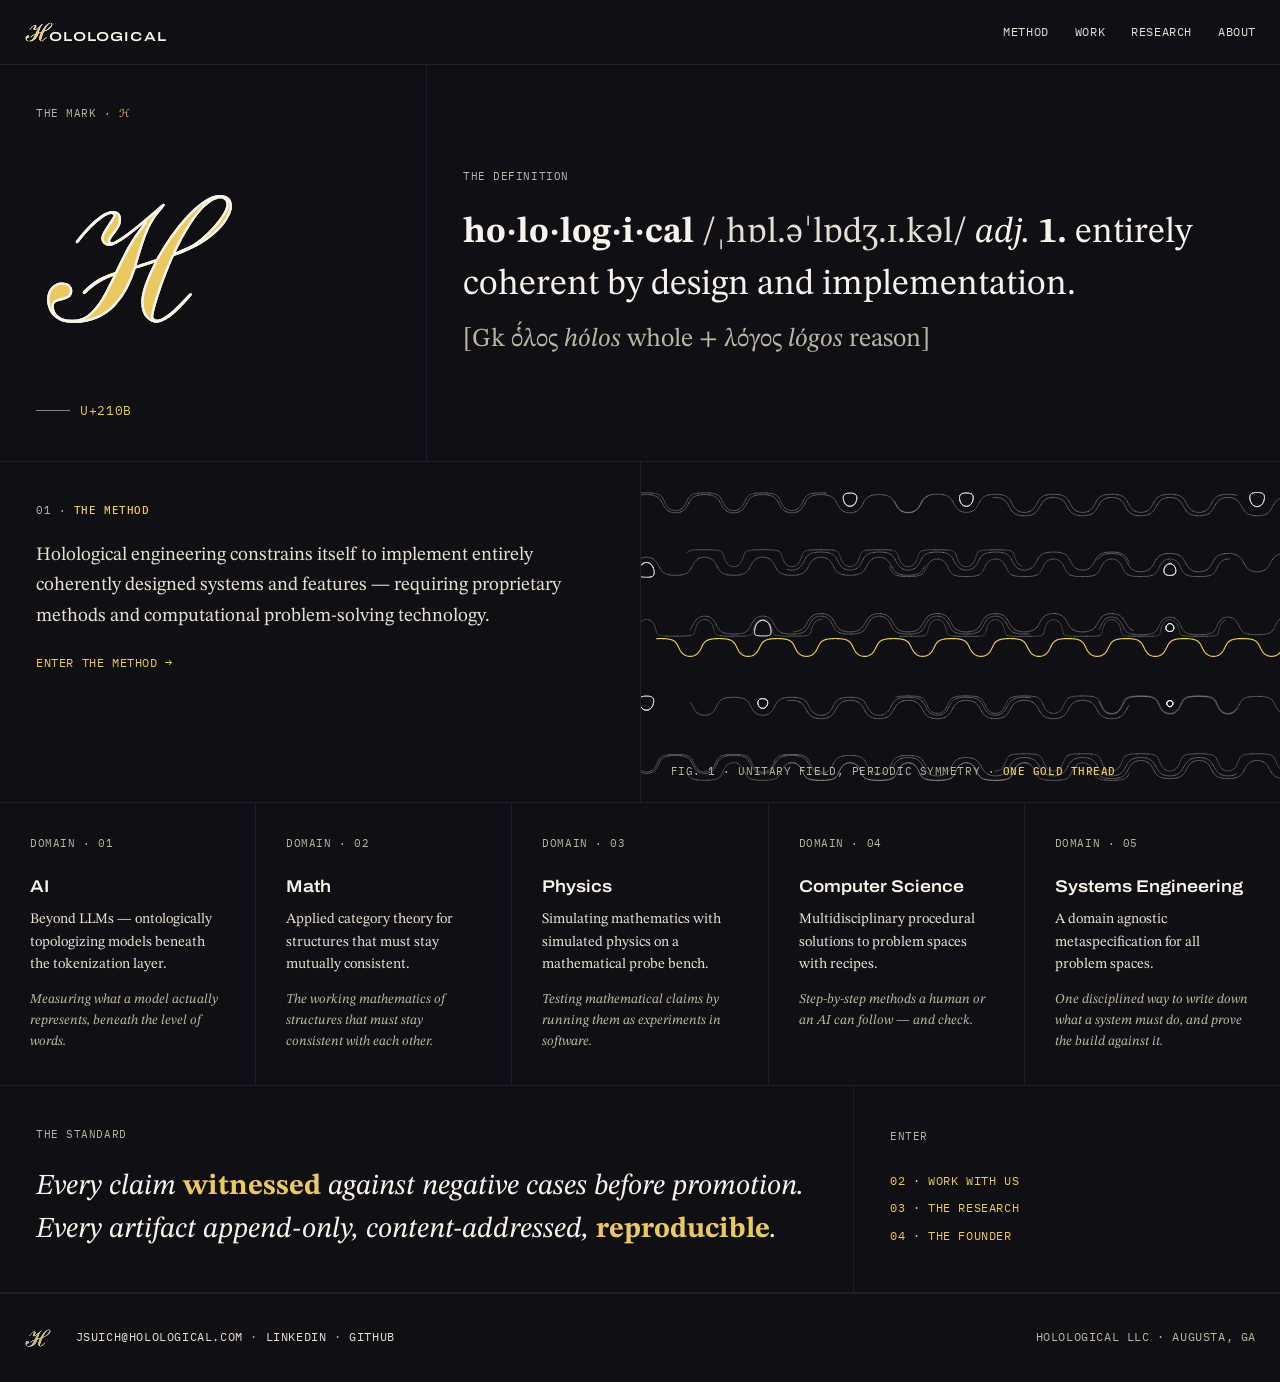
<file: index.html>
<!DOCTYPE html>
<html lang="en">
<head>
<meta charset="utf-8">
<meta name="viewport" content="width=device-width, initial-scale=1">
<title>Holological — entirely coherent by design and implementation</title>
<meta name="description" content="Holological is a whole-systems engineering practice and research program.">
<link rel="icon" type="image/png" sizes="32x32" href="assets/logo/mark-favicon-32.png">
<link rel="icon" type="image/png" sizes="192x192" href="assets/logo/mark-favicon-192.png">
<link rel="stylesheet" href="style.css">
</head>
<body>
<nav><div class="wrap">
  <a class="lockup" href="index.html"><img src="assets/logo/mark-chalk.svg" alt="ℋ"><span>OLOLOGICAL</span></a>
  <div class="links"><a href="method.html" class="">Method</a><a href="work.html" class="">Work</a><a href="research.html" class="">Research</a><a href="about.html" class="">About</a></div>
</div></nav>

<div class="grid">
  <div class="cell s2 hero-mark">
    <span class="cl">the mark · <b>ℋ</b></span>
    <img src="assets/logo/mark-chalk.svg"
      alt="The Holological mark: script capital H, U+210B, drawn hollow with a gold interior channel">
    <div class="callout"><div class="lh"></div><span>U+210B</span></div>
  </div>
  <div class="cell s4 hero-entry">
    <span class="cl">the definition</span>
    <p class="entry"><span class="hw">ho·lo·log·i·cal</span> <span class="ipa">/ˌhɒl.əˈlɒdʒ.ɪ.kəl/</span> <i>adj.</i>
    <b>1.</b> entirely coherent by design and implementation.
    <span class="etym">[Gk ὅλος <i>hólos</i> whole + λόγος <i>lógos</i> reason]</span></p>
  </div>
  <div class="cell s3">
    <span class="cl">01 · <b>the method</b></span>
    <p class="lede">Holological engineering constrains itself to implement entirely
    coherently designed systems and features — requiring proprietary methods
    and computational problem-solving technology.</p>
    <p class="mono" style="margin-top:22px"><a href="method.html">enter the method →</a></p>
  </div>
  
  <div class="cell fieldcell s3">
    <svg viewBox="0 0 1600 760" preserveAspectRatio="xMidYMid slice" aria-hidden="true">
      <image href="assets/textures/hero-drift-base.svg" width="1600" height="760"/>
      <path class="goldline" pathLength="1" d="M120.0,395.0L122.1,394.9L124.2,394.7L126.3,394.7L128.4,394.6L130.5,394.6L132.6,394.7L134.7,394.7L136.8,394.8L138.9,394.9L141.0,395.1L143.1,395.3L145.2,395.6L147.2,395.9L149.3,396.3L151.3,396.8L153.3,397.4L155.3,398.1L157.2,399.0L159.0,400.0L160.7,401.3L162.3,402.7L163.6,404.3L164.9,406.0L166.0,407.7L167.0,409.6L168.0,411.4L168.9,413.3L169.8,415.2L170.8,417.1L171.7,419.0L172.8,420.8L173.9,422.6L175.0,424.3L176.3,426.0L177.8,427.5L179.3,429.0L181.0,430.2L182.7,431.4L184.6,432.3L186.6,433.1L188.6,433.7L190.6,434.1L192.7,434.4L194.8,434.5L196.9,434.4L199.0,434.2L201.1,433.8L203.1,433.2L205.0,432.5L206.9,431.5L208.7,430.5L210.4,429.2L212.0,427.8L213.4,426.3L214.7,424.6L215.9,422.9L217.1,421.1L218.1,419.3L219.1,417.4L220.0,415.6L220.9,413.7L221.8,411.8L222.8,409.9L223.8,408.1L224.9,406.3L226.1,404.6L227.5,403.0L229.0,401.5L230.7,400.2L232.4,399.1L234.3,398.2L236.3,397.5L238.3,396.9L240.3,396.4L242.4,395.9L244.5,395.6L246.6,395.3L248.6,395.1L250.7,394.9L252.8,394.8L254.9,394.7L257.0,394.7L259.1,394.6L261.2,394.6L263.3,394.7L265.4,394.7L267.5,394.8L269.6,395.0L271.7,395.2L273.8,395.4L275.9,395.7L278.0,396.0L280.0,396.4L282.0,397.0L284.0,397.6L286.0,398.4L287.9,399.3L289.6,400.4L291.3,401.8L292.8,403.2L294.1,404.9L295.3,406.6L296.4,408.4L297.4,410.2L298.3,412.1L299.2,414.0L300.2,415.9L301.1,417.8L302.1,419.6L303.1,421.4L304.3,423.2L305.5,424.9L306.8,426.5L308.3,428.0L309.9,429.4L311.6,430.7L313.4,431.7L315.3,432.6L317.3,433.3L319.3,433.9L321.4,434.2L323.4,434.4L325.5,434.5L327.6,434.3L329.7,434.1L331.8,433.6L333.8,433.0L335.7,432.2L337.6,431.2L339.3,430.0L341.0,428.7L342.5,427.3L343.9,425.7L345.2,424.0L346.3,422.3L347.4,420.5L348.4,418.7L349.4,416.8L350.3,414.9L351.2,413.0L352.2,411.1L353.1,409.3L354.2,407.4L355.3,405.7L356.6,404.0L358.0,402.4L359.6,401.1L361.3,399.8L363.1,398.8L365.0,397.9L367.0,397.2L369.0,396.7L371.1,396.2L373.1,395.8L375.2,395.5L377.3,395.3L379.4,395.1L381.5,394.9L383.6,394.8L385.7,394.7L387.8,394.7L389.9,394.6L392.0,394.6L394.1,394.7L396.2,394.8L398.3,394.9L400.4,395.0L402.4,395.2L404.5,395.5L406.6,395.8L408.7,396.2L410.7,396.6L412.8,397.2L414.7,397.9L416.7,398.7L418.5,399.7L420.2,400.9L421.8,402.3L423.3,403.8L424.5,405.5L425.7,407.2L426.7,409.0L427.7,410.9L428.6,412.8L429.6,414.7L430.5,416.6L431.4,418.4L432.4,420.3L433.5,422.1L434.7,423.8L435.9,425.5L437.3,427.1L438.8,428.6L440.5,429.9L442.2,431.1L444.0,432.1L446.0,432.9L448.0,433.5L450.0,434.0L452.1,434.3L454.2,434.5L456.3,434.4L458.4,434.3L460.5,433.9L462.5,433.4L464.5,432.7L466.4,431.8L468.2,430.8L469.9,429.6L471.5,428.2L473.0,426.7L474.4,425.1L475.6,423.4L476.7,421.7L477.8,419.9L478.8,418.0L479.7,416.1L480.6,414.2L481.6,412.4L482.5,410.5L483.5,408.6L484.6,406.8L485.7,405.1L487.1,403.4L488.5,401.9L490.1,400.6L491.9,399.5L493.8,398.5L495.7,397.7L497.7,397.0L499.7,396.5L501.8,396.1L503.9,395.7L505.9,395.4L508.0,395.2L510.1,395.0L512.2,394.9L514.3,394.8L516.4,394.7L518.5,394.6L520.6,394.6L522.7,394.7L524.8,394.7L526.9,394.8L529.0,394.9L531.1,395.1L533.2,395.3L535.3,395.6L537.3,395.9L539.4,396.3L541.4,396.8L543.5,397.4L545.4,398.1L547.3,399.0L549.1,400.1L550.8,401.4L552.3,402.8L553.7,404.4L555.0,406.1L556.1,407.9L557.1,409.7L558.0,411.6L559.0,413.5L559.9,415.3L560.8,417.2L561.8,419.1L562.8,420.9L563.9,422.7L565.1,424.4L566.4,426.1L567.8,427.6L569.4,429.0L571.1,430.3L572.8,431.4L574.7,432.4L576.7,433.1L578.7,433.7L580.7,434.1L582.8,434.4L584.9,434.5L587.0,434.4L589.1,434.2L591.2,433.8L593.2,433.2L595.2,432.4L597.0,431.5L598.8,430.4L600.5,429.1L602.1,427.7L603.5,426.2L604.8,424.5L606.0,422.8L607.1,421.0L608.1,419.2L609.1,417.4L610.1,415.5L611.0,413.6L611.9,411.7L612.9,409.8L613.9,408.0L615.0,406.2L616.2,404.5L617.6,402.9L619.1,401.5L620.8,400.2L622.6,399.1L624.4,398.2L626.4,397.4L628.4,396.8L630.5,396.3L632.5,395.9L634.6,395.6L636.7,395.3L638.8,395.1L640.9,394.9L643.0,394.8L645.1,394.7L647.2,394.7L649.3,394.6L651.4,394.6L653.5,394.7L655.5,394.7L657.6,394.8L659.7,395.0L661.8,395.2L663.9,395.4L666.0,395.7L668.1,396.0L670.1,396.5L672.2,397.0L674.2,397.6L676.1,398.4L678.0,399.4L679.7,400.5L681.4,401.9L682.8,403.3L684.2,405.0L685.4,406.7L686.4,408.5L687.4,410.4L688.4,412.2L689.3,414.1L690.2,416.0L691.2,417.9L692.1,419.7L693.2,421.6L694.3,423.3L695.6,425.0L696.9,426.6L698.4,428.1L700.0,429.5L701.7,430.7L703.5,431.8L705.4,432.7L707.4,433.4L709.4,433.9L711.5,434.3L713.6,434.4L715.7,434.5L717.8,434.3L719.8,434.0L721.9,433.6L723.9,432.9L725.8,432.1L727.7,431.1L729.4,430.0L731.1,428.7L732.6,427.2L734.0,425.6L735.2,424.0L736.4,422.2L737.5,420.4L738.5,418.6L739.5,416.7L740.4,414.8L741.3,412.9L742.2,411.0L743.2,409.2L744.2,407.4L745.4,405.6L746.7,403.9L748.1,402.4L749.7,401.0L751.4,399.8L753.2,398.8L755.1,397.9L757.1,397.2L759.1,396.7L761.2,396.2L763.3,395.8L765.3,395.5L767.4,395.2L769.5,395.1L771.6,394.9L773.7,394.8L775.8,394.7L777.9,394.7L780.0,394.6L782.1,394.7L784.2,394.7L786.3,394.8L788.4,394.9L790.5,395.1L792.6,395.2L794.7,395.5L796.7,395.8L798.8,396.2L800.8,396.6L802.9,397.2L804.9,397.9L806.8,398.8L808.6,399.8L810.3,401.0L811.9,402.4L813.3,403.9L814.6,405.6L815.7,407.3L816.8,409.2L817.8,411.0L818.7,412.9L819.6,414.8L820.5,416.7L821.5,418.6L822.5,420.4L823.6,422.2L824.8,423.9L826.0,425.6L827.4,427.2L828.9,428.6L830.6,430.0L832.3,431.1L834.2,432.1L836.1,432.9L838.1,433.6L840.1,434.0L842.2,434.3L844.3,434.5L846.4,434.4L848.5,434.3L850.6,433.9L852.6,433.4L854.6,432.7L856.5,431.8L858.3,430.7L860.0,429.5L861.6,428.2L863.1,426.7L864.4,425.0L865.7,423.3L866.8,421.6L867.9,419.8L868.8,417.9L869.8,416.0L870.7,414.1L871.6,412.3L872.6,410.4L873.6,408.5L874.6,406.7L875.8,405.0L877.1,403.4L878.6,401.9L880.3,400.5L882.0,399.4L883.9,398.4L885.8,397.7L887.8,397.0L889.9,396.5L891.9,396.0L894.0,395.7L896.1,395.4L898.2,395.2L900.2,395.0L902.3,394.9L904.4,394.8L906.5,394.7L908.6,394.6L910.7,394.6L912.8,394.7L914.9,394.7L917.0,394.8L919.1,394.9L921.2,395.1L923.3,395.3L925.4,395.6L927.5,395.9L929.5,396.3L931.6,396.8L933.6,397.4L935.5,398.2L937.4,399.1L939.2,400.2L940.9,401.5L942.4,402.9L943.8,404.5L945.0,406.2L946.1,408.0L947.1,409.8L948.1,411.7L949.0,413.6L949.9,415.5L950.9,417.4L951.8,419.2L952.9,421.0L954.0,422.8L955.2,424.5L956.5,426.2L957.9,427.7L959.5,429.1L961.2,430.4L962.9,431.5L964.8,432.4L966.8,433.2L968.8,433.8L970.9,434.2L973.0,434.4L975.1,434.5L977.2,434.4L979.2,434.2L981.3,433.7L983.3,433.1L985.3,432.4L987.2,431.4L988.9,430.3L990.6,429.1L992.2,427.6L993.6,426.1L994.9,424.5L996.1,422.7L997.2,420.9L998.2,419.1L999.2,417.3L1000.1,415.4L1001.0,413.5L1002.0,411.6L1002.9,409.7L1003.9,407.9L1005.0,406.1L1006.3,404.4L1007.7,402.8L1009.2,401.4L1010.9,400.1L1012.7,399.0L1014.6,398.2L1016.5,397.4L1018.5,396.8L1020.6,396.3L1022.6,395.9L1024.7,395.6L1026.8,395.3L1028.9,395.1L1031.0,394.9L1033.1,394.8L1035.2,394.7L1037.3,394.7L1039.4,394.6L1041.5,394.7L1043.6,394.7L1045.7,394.8L1047.8,394.9L1049.9,395.0L1052.0,395.2L1054.0,395.4L1056.1,395.7L1058.2,396.1L1060.3,396.5L1062.3,397.0L1064.3,397.7L1066.2,398.5L1068.1,399.5L1069.8,400.6L1071.5,402.0L1072.9,403.5L1074.2,405.1L1075.4,406.8L1076.5,408.6L1077.5,410.5L1078.4,412.4L1079.3,414.3L1080.3,416.1L1081.2,418.0L1082.2,419.9L1083.3,421.7L1084.4,423.4L1085.6,425.1L1087.0,426.7L1088.5,428.2L1090.1,429.6L1091.8,430.8L1093.6,431.9L1095.5,432.7L1097.5,433.4L1099.5,433.9L1101.6,434.3L1103.7,434.5L1105.8,434.5L1107.9,434.3L1110.0,434.0L1112.0,433.5L1114.0,432.9L1115.9,432.1L1117.8,431.1L1119.5,429.9L1121.2,428.6L1122.7,427.1L1124.1,425.5L1125.3,423.9L1126.5,422.1L1127.6,420.3L1128.6,418.5L1129.5,416.6L1130.4,414.7L1131.4,412.8L1132.3,410.9L1133.3,409.1L1134.3,407.3L1135.5,405.5L1136.7,403.8L1138.2,402.3L1139.8,400.9L1141.5,399.7L1143.3,398.7L1145.3,397.9L1147.2,397.2L1149.3,396.6L1151.3,396.2L1153.4,395.8L1155.5,395.5L1157.5,395.2L1159.6,395.0L1161.7,394.9L1163.8,394.8L1165.9,394.7L1168.0,394.7L1170.1,394.6L1172.2,394.7L1174.3,394.7L1176.4,394.8L1178.5,394.9L1180.6,395.1L1182.7,395.3L1184.8,395.5L1186.9,395.8L1188.9,396.2L1191.0,396.7L1193.0,397.3L1195.0,398.0L1196.9,398.8L1198.7,399.9L1200.4,401.1L1202.0,402.5L1203.4,404.0L1204.7,405.7L1205.8,407.5L1206.8,409.3L1207.8,411.2L1208.7,413.0L1209.7,414.9L1210.6,416.8L1211.6,418.7L1212.6,420.5L1213.7,422.3L1214.8,424.1L1216.1,425.7L1217.5,427.3L1219.0,428.7L1220.7,430.1L1222.4,431.2L1224.3,432.2L1226.2,433.0L1228.2,433.6L1230.3,434.1L1232.3,434.4L1234.4,434.5L1236.5,434.4L1238.6,434.2L1240.7,433.9L1242.7,433.3L1244.7,432.6L1246.6,431.7L1248.4,430.7L1250.1,429.5L1251.7,428.1L1253.2,426.6L1254.5,425.0L1255.7,423.3L1256.9,421.5L1257.9,419.7L1258.9,417.8L1259.8,415.9L1260.8,414.0L1261.7,412.2L1262.6,410.3L1263.6,408.4L1264.7,406.6L1265.9,404.9L1267.2,403.3L1268.7,401.8L1270.4,400.5L1272.1,399.3L1274.0,398.4L1276.0,397.6L1278.0,397.0L1280.0,396.5L1282.0,396.0L1284.1,395.7L1286.2,395.4L1288.3,395.2L1290.4,395.0L1292.5,394.9L1294.6,394.8L1296.7,394.7L1298.8,394.7L1300.9,394.6L1303.0,394.7L1305.1,394.7L1307.2,394.8L1309.3,395.0L1311.4,395.1L1313.4,395.4L1315.5,395.6L1317.6,396.0L1319.7,396.4L1321.7,396.9L1323.7,397.5L1325.7,398.3L1327.6,399.2L1329.3,400.3L1331.0,401.6L1332.5,403.0L1333.9,404.6L1335.1,406.3L1336.2,408.1L1337.2,410.0L1338.1,411.8L1339.1,413.7L1340.0,415.6L1340.9,417.5L1341.9,419.3L1342.9,421.2L1344.1,423.0L1345.3,424.7L1346.6,426.3L1348.0,427.8L1349.6,429.2L1351.3,430.5L1353.1,431.6L1355.0,432.5L1356.9,433.2L1358.9,433.8L1361.0,434.2L1363.1,434.4L1365.2,434.5L1367.3,434.4L1369.4,434.1L1371.4,433.7L1373.4,433.1L1375.4,432.3L1377.3,431.4L1379.0,430.3L1380.7,429.0L1382.2,427.6L1383.7,426.0L1385.0,424.4L1386.2,422.6L1387.3,420.8L1388.3,419.0L1389.2,417.1L1390.2,415.3L1391.1,413.4L1392.0,411.5L1393.0,409.6L1394.0,407.8L1395.1,406.0L1396.4,404.3L1397.7,402.7L1399.3,401.3L1401.0,400.1L1402.8,399.0L1404.7,398.1L1406.7,397.4L1408.7,396.8L1410.7,396.3L1412.8,395.9L1414.9,395.6L1416.9,395.3L1419.0,395.1L1421.1,394.9L1423.2,394.8L1425.3,394.7L1427.4,394.7L1429.5,394.7L1431.6,394.7L1433.7,394.7L1435.8,394.8L1437.9,394.9L1440.0,395.0L1442.1,395.2L1444.2,395.4L1446.3,395.7L1448.3,396.1L1450.4,396.5L1452.4,397.1L1454.4,397.8L1456.3,398.6L1458.2,399.5L1459.9,400.7L1461.6,402.1L1463.0,403.6L1464.3,405.2L1465.5,407.0L1466.5,408.8L1467.5,410.6L1468.5,412.5L1469.4,414.4L1470.3,416.3L1471.3,418.2L1472.3,420.0L1473.3,421.8L1474.5,423.6L1475.7,425.3L1477.1,426.9L1478.6,428.3L1480.2,429.7L1481.9,430.9L1483.7,431.9L1485.6,432.8L1487.6,433.5L1489.7,434.0L1491.7,434.3L1493.8,434.5L1495.9,434.5L1498.0,434.3L1500.1,434.0L1502.2,433.5L1504.1,432.9L1506.1,432.0L1507.9,431.0L1509.6,429.8L1511.3,428.5L1512.8,427.0L1514.1,425.4L1515.4,423.8L1516.6,422.0L1517.6,420.2L1518.6,418.4L1519.6,416.5L1520.5,414.6L1521.4,412.7L1522.4,410.8L1523.3,409.0L1524.4,407.2L1525.6,405.4L1526.8,403.7L1528.3,402.2L1529.9,400.8L1531.6,399.7L1533.5,398.7L1535.4,397.8L1537.4,397.2L1539.4,396.6L1541.4,396.1L1543.5,395.8L1545.6,395.5L1547.7,395.2L1549.8,395.0L1551.9,394.9L1554.0,394.8L1556.1,394.7L1558.2,394.7L1560.3,394.7L1562.4,394.7L1564.5,394.7L1566.6,394.8L1568.7,394.9L1570.7,395.1L1572.8,395.3L1574.9,395.5L1577.0,395.9L1579.1,396.3L1581.1,396.7L1583.1,397.3L1585.1,398.0L1587.0,398.9L1588.8,399.9L1590.5,401.2L1592.1,402.6L1593.5,404.1L1594.7,405.8L1595.9,407.6L1596.9,409.4L1597.9,411.3L1598.8,413.2L1599.7,415.1L1600.7,417.0L1601.6,418.8L1602.6,420.7L1603.7,422.5L1604.9,424.2L1606.2,425.8L1607.6,427.4"
        fill="none" stroke="#E9C960" stroke-width="2.6" stroke-linecap="round"/>
    </svg>
    <span class="cl mono">fig. 1 · unitary field, periodic symmetry · <b>one gold thread</b></span>
  </div>
  <div class="cell s6" style="padding:0"><div class="subgrid cols5">
    <div class="cell domain"><span class="cl">domain · 01</span><h3>AI</h3><p>Beyond LLMs — ontologically topologizing models beneath the tokenization layer.</p><p class="bridge">Measuring what a model actually represents, beneath the level of words.</p></div><div class="cell domain"><span class="cl">domain · 02</span><h3>Math</h3><p>Applied category theory for structures that must stay mutually consistent.</p><p class="bridge">The working mathematics of structures that must stay consistent with each other.</p></div><div class="cell domain"><span class="cl">domain · 03</span><h3>Physics</h3><p>Simulating mathematics with simulated physics on a mathematical probe bench.</p><p class="bridge">Testing mathematical claims by running them as experiments in software.</p></div><div class="cell domain"><span class="cl">domain · 04</span><h3>Computer Science</h3><p>Multidisciplinary procedural solutions to problem spaces with recipes.</p><p class="bridge">Step-by-step methods a human or an AI can follow — and check.</p></div><div class="cell domain"><span class="cl">domain · 05</span><h3>Systems Engineering</h3><p>A domain agnostic metaspecification for all problem spaces.</p><p class="bridge">One disciplined way to write down what a system must do, and prove the build against it.</p></div>
  </div></div>
  <div class="cell s4">
    <span class="cl">the standard</span>
    <p class="claim">Every claim <b>witnessed</b> against negative cases before promotion.
    Every artifact append-only, content-addressed, <b>reproducible</b>.</p>
  </div>
  <div class="cell s2" style="display:flex;flex-direction:column;justify-content:center">
    <span class="cl">enter</span>
    <p class="mono" style="line-height:2.3">
      <a href="work.html">02 · work with us</a><br>
      <a href="research.html">03 · the research</a><br>
      <a href="about.html">04 · the founder</a></p>
  </div>
</div>

<footer><div class="wrap">
  <img src="assets/logo/mark-chalk.svg" alt="">
  <span class="mono"><a href="mailto:jsuich@holological.com">jsuich@holological.com</a>
   · <a href="https://linkedin.com/in/jsuich">LinkedIn</a>
   · <a href="https://github.com/jsuich">GitHub</a></span>
  <span class="mono" style="margin-left:auto">Holological LLC · Augusta, GA</span>
</div></footer>
</body>
</html>
</file>
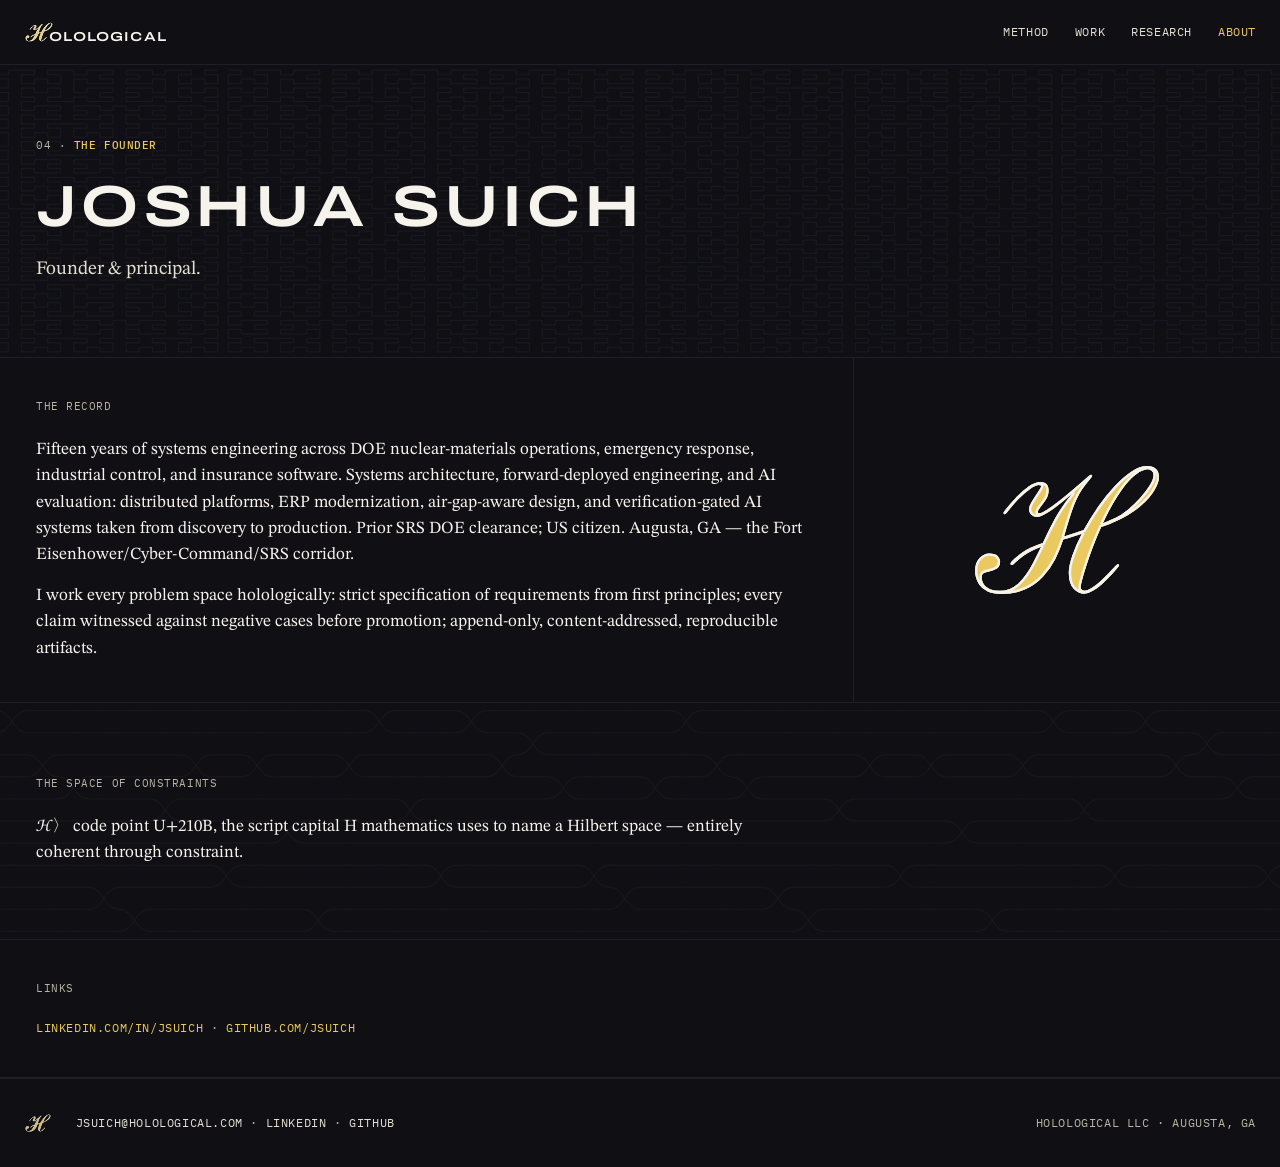
<file: about.html>
<!DOCTYPE html>
<html lang="en">
<head>
<meta charset="utf-8">
<meta name="viewport" content="width=device-width, initial-scale=1">
<title>The Founder — Holological</title>
<meta name="description" content="Joshua Suich, founder & principal of Holological.">
<link rel="icon" type="image/png" sizes="32x32" href="assets/logo/mark-favicon-32.png">
<link rel="icon" type="image/png" sizes="192x192" href="assets/logo/mark-favicon-192.png">
<link rel="stylesheet" href="style.css">
</head>
<body>
<nav><div class="wrap">
  <a class="lockup" href="index.html"><img src="assets/logo/mark-chalk.svg" alt="ℋ"><span>OLOLOGICAL</span></a>
  <div class="links"><a href="method.html" class="">Method</a><a href="work.html" class="">Work</a><a href="research.html" class="">Research</a><a href="about.html" class="here">About</a></div>
</div></nav>

<div class="grid">
  <div class="cell s6 tex tex-hilbert" style="padding:72px 36px">
    <span class="cl">04 · <b>the founder</b></span>
    <h1>JOSHUA SUICH</h1>
    <p class="lede" style="margin-top:16px">Founder &amp; principal.</p>
  </div>
  <div class="cell s4">
    <span class="cl">the record</span>
    <p>Fifteen years of systems engineering across DOE nuclear-materials operations,
    emergency response, industrial control, and insurance software. Systems
    architecture, forward-deployed engineering, and AI evaluation: distributed
    platforms, ERP modernization, air-gap-aware design, and verification-gated AI
    systems taken from discovery to production. Prior SRS DOE clearance; US citizen.
    Augusta, GA — the Fort Eisenhower/Cyber-Command/SRS corridor.</p>
    <p>I work every problem space holologically: strict specification of requirements
    from first principles; every claim witnessed against negative cases before
    promotion; append-only, content-addressed, reproducible artifacts.</p>
  </div>
  <div class="cell s2" style="display:flex;align-items:center;justify-content:center">
    <img src="assets/logo/mark-chalk.svg" alt="" style="height:150px;width:auto">
  </div>
  <div class="cell s6 tex tex-braid" style="padding:72px 36px">
    <span class="cl">the space of constraints</span>
    <p style="max-width:44em">ℋ〉 code point U+210B, the script capital H mathematics
    uses to name a Hilbert space — entirely coherent through constraint.</p>
  </div>
  <div class="cell s6">
    <span class="cl">links</span>
    <p class="mono"><a href="https://linkedin.com/in/jsuich">linkedin.com/in/jsuich</a>
    · <a href="https://github.com/jsuich">github.com/jsuich</a></p>
  </div>
</div>

<footer><div class="wrap">
  <img src="assets/logo/mark-chalk.svg" alt="">
  <span class="mono"><a href="mailto:jsuich@holological.com">jsuich@holological.com</a>
   · <a href="https://linkedin.com/in/jsuich">LinkedIn</a>
   · <a href="https://github.com/jsuich">GitHub</a></span>
  <span class="mono" style="margin-left:auto">Holological LLC · Augusta, GA</span>
</div></footer>
</body>
</html>
</file>
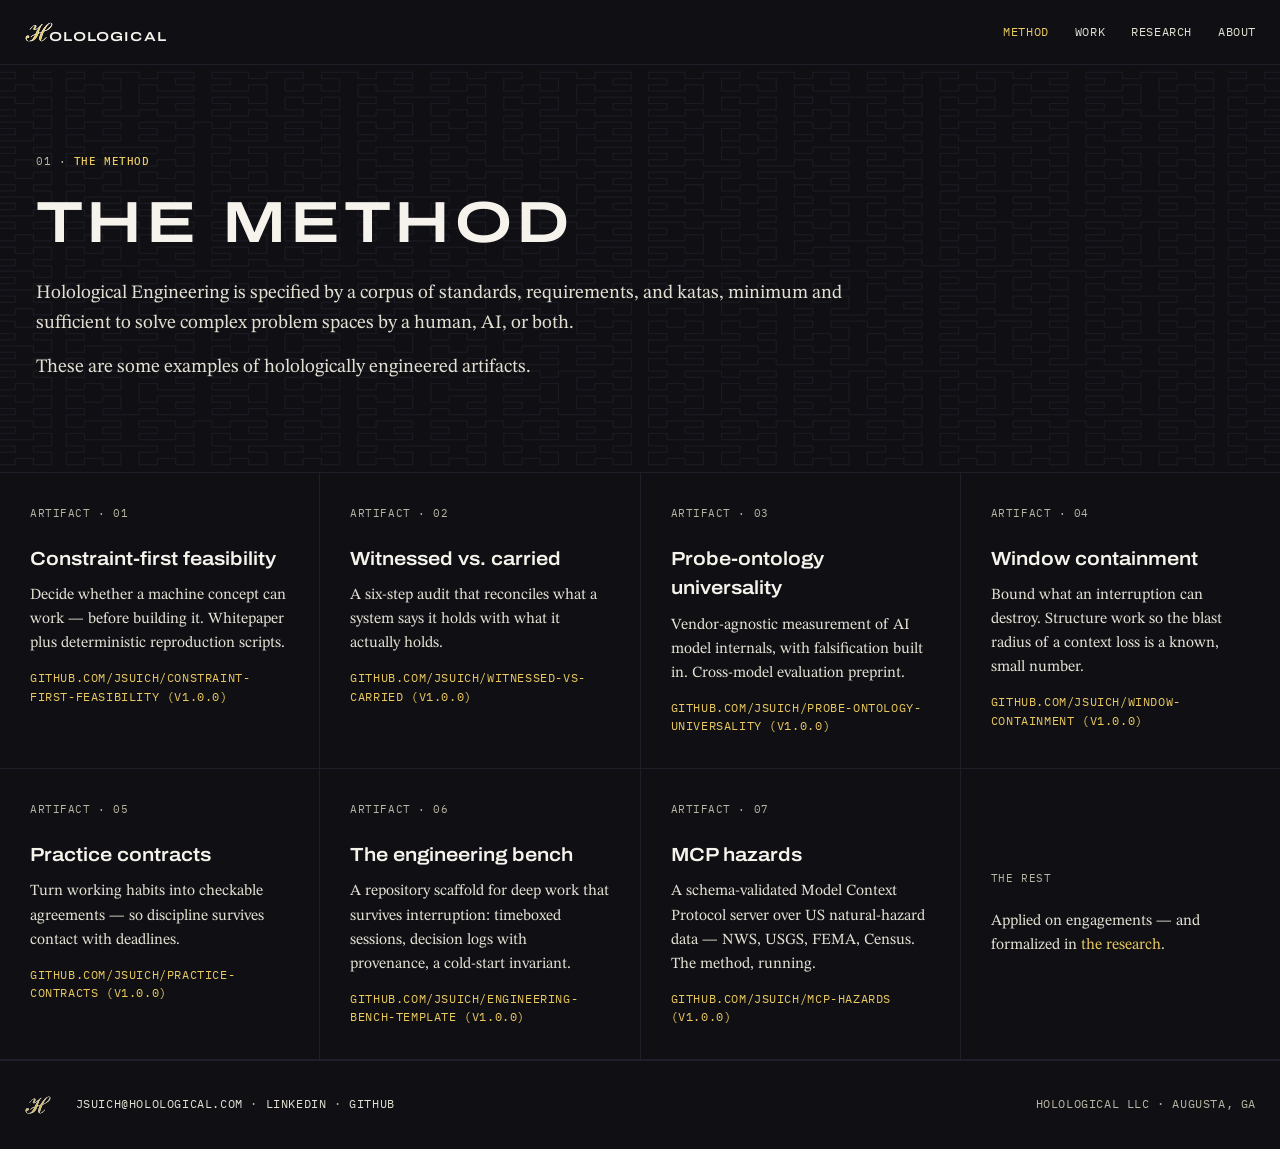
<file: method.html>
<!DOCTYPE html>
<html lang="en">
<head>
<meta charset="utf-8">
<meta name="viewport" content="width=device-width, initial-scale=1">
<title>The Method — Holological</title>
<meta name="description" content="Holological Engineering: standards, requirements, and katas, with published reproducible artifacts.">
<link rel="icon" type="image/png" sizes="32x32" href="assets/logo/mark-favicon-32.png">
<link rel="icon" type="image/png" sizes="192x192" href="assets/logo/mark-favicon-192.png">
<link rel="stylesheet" href="style.css">
</head>
<body>
<nav><div class="wrap">
  <a class="lockup" href="index.html"><img src="assets/logo/mark-chalk.svg" alt="ℋ"><span>OLOLOGICAL</span></a>
  <div class="links"><a href="method.html" class="here">Method</a><a href="work.html" class="">Work</a><a href="research.html" class="">Research</a><a href="about.html" class="">About</a></div>
</div></nav>

<div class="grid">
  <div class="cell s6 tex tex-hilbert" style="padding:88px 36px">
    <span class="cl">01 · <b>the method</b></span>
    <h1>THE METHOD</h1>
    <p class="lede" style="margin-top:24px;max-width:44em">Holological Engineering is
    specified by a corpus of standards, requirements, and katas,
    minimum and sufficient to solve complex problem spaces by a human, AI, or both.</p>
    <p class="lede" style="max-width:44em">These are some examples of holologically
    engineered artifacts.</p>
  </div>
  <div class="cell s6" style="padding:0"><div class="subgrid cols4">
    <div class="cell cardcell"><span class="cl">artifact · 01</span><h3>Constraint-first feasibility</h3><p>Decide whether a machine concept can work — before building it. Whitepaper plus deterministic reproduction scripts.</p><span class="mono"><a href="https://github.com/jsuich/constraint-first-feasibility/releases/tag/v1.0.0">github.com/jsuich/constraint-first-feasibility (v1.0.0)</a></span></div><div class="cell cardcell"><span class="cl">artifact · 02</span><h3>Witnessed vs. carried</h3><p>A six-step audit that reconciles what a system says it holds with what it actually holds.</p><span class="mono"><a href="https://github.com/jsuich/witnessed-vs-carried/releases/tag/v1.0.0">github.com/jsuich/witnessed-vs-carried (v1.0.0)</a></span></div><div class="cell cardcell"><span class="cl">artifact · 03</span><h3>Probe-ontology universality</h3><p>Vendor-agnostic measurement of AI model internals, with falsification built in. Cross-model evaluation preprint.</p><span class="mono"><a href="https://github.com/jsuich/probe-ontology-universality/releases/tag/v1.0.0">github.com/jsuich/probe-ontology-universality (v1.0.0)</a></span></div><div class="cell cardcell"><span class="cl">artifact · 04</span><h3>Window containment</h3><p>Bound what an interruption can destroy. Structure work so the blast radius of a context loss is a known, small number.</p><span class="mono"><a href="https://github.com/jsuich/window-containment/releases/tag/v1.0.0">github.com/jsuich/window-containment (v1.0.0)</a></span></div><div class="cell cardcell"><span class="cl">artifact · 05</span><h3>Practice contracts</h3><p>Turn working habits into checkable agreements — so discipline survives contact with deadlines.</p><span class="mono"><a href="https://github.com/jsuich/practice-contracts/releases/tag/v1.0.0">github.com/jsuich/practice-contracts (v1.0.0)</a></span></div><div class="cell cardcell"><span class="cl">artifact · 06</span><h3>The engineering bench</h3><p>A repository scaffold for deep work that survives interruption: timeboxed sessions, decision logs with provenance, a cold-start invariant.</p><span class="mono"><a href="https://github.com/jsuich/engineering-bench-template/releases/tag/v1.0.0">github.com/jsuich/engineering-bench-template (v1.0.0)</a></span></div><div class="cell cardcell"><span class="cl">artifact · 07</span><h3>MCP hazards</h3><p>A schema-validated Model Context Protocol server over US natural-hazard data — NWS, USGS, FEMA, Census. The method, running.</p><span class="mono"><a href="https://github.com/jsuich/mcp-hazards/releases/tag/v1.0.0">github.com/jsuich/mcp-hazards (v1.0.0)</a></span></div>
    <div class="cell" style="display:flex;flex-direction:column;justify-content:center">
      <span class="cl">the rest</span>
      <p style="font-size:15.5px;color:var(--chalk-200)">Applied on engagements — and
      formalized in <a href="research.html">the research</a>.</p>
    </div>
  </div></div>
</div>

<footer><div class="wrap">
  <img src="assets/logo/mark-chalk.svg" alt="">
  <span class="mono"><a href="mailto:jsuich@holological.com">jsuich@holological.com</a>
   · <a href="https://linkedin.com/in/jsuich">LinkedIn</a>
   · <a href="https://github.com/jsuich">GitHub</a></span>
  <span class="mono" style="margin-left:auto">Holological LLC · Augusta, GA</span>
</div></footer>
</body>
</html>
</file>
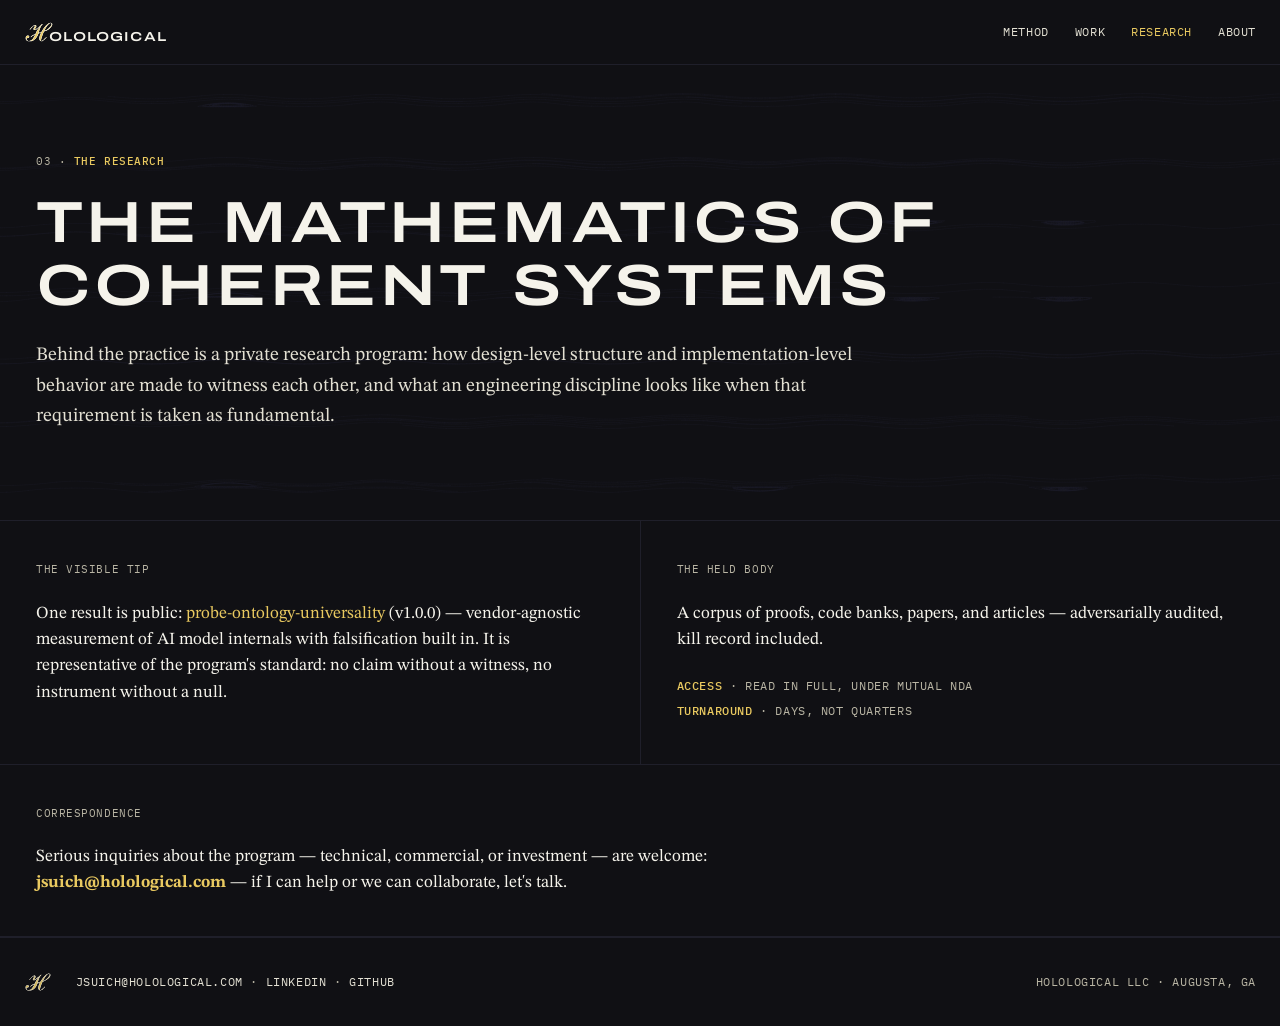
<file: research.html>
<!DOCTYPE html>
<html lang="en">
<head>
<meta charset="utf-8">
<meta name="viewport" content="width=device-width, initial-scale=1">
<title>The Research — Holological</title>
<meta name="description" content="A private research program in the mathematics of coherent systems.">
<link rel="icon" type="image/png" sizes="32x32" href="assets/logo/mark-favicon-32.png">
<link rel="icon" type="image/png" sizes="192x192" href="assets/logo/mark-favicon-192.png">
<link rel="stylesheet" href="style.css">
</head>
<body>
<nav><div class="wrap">
  <a class="lockup" href="index.html"><img src="assets/logo/mark-chalk.svg" alt="ℋ"><span>OLOLOGICAL</span></a>
  <div class="links"><a href="method.html" class="">Method</a><a href="work.html" class="">Work</a><a href="research.html" class="here">Research</a><a href="about.html" class="">About</a></div>
</div></nav>

<div class="grid">
  <div class="cell s6 tex tex-kolmo" style="padding:88px 36px">
    <span class="cl">03 · <b>the research</b></span>
    <h1>THE MATHEMATICS OF COHERENT SYSTEMS</h1>
    <p class="lede" style="margin-top:24px;max-width:44em">Behind the practice is a
    private research program: how design-level structure and implementation-level
    behavior are made to witness each other, and what an engineering discipline looks
    like when that requirement is taken as fundamental.</p>
  </div>
  <div class="cell s3">
    <span class="cl">the visible tip</span>
    <p>One result is public:
    <a href="https://github.com/jsuich/probe-ontology-universality/releases/tag/v1.0.0">probe-ontology-universality</a>
    (v1.0.0) — vendor-agnostic measurement of AI model internals with falsification
    built in. It is representative of the program's standard: no claim without a
    witness, no instrument without a null.</p>
  </div>
  <div class="cell s3">
    <span class="cl">the held body</span>
    <p>A corpus of proofs, code banks, papers, and articles — adversarially
    audited, kill record included.</p>
    <p class="mono" style="margin-top:20px;line-height:2.1"><b style="color:var(--gold);font-weight:500">access</b> · read in full, under mutual NDA<br>
    <b style="color:var(--gold);font-weight:500">turnaround</b> · days, not quarters</p>
  </div>
  <div class="cell s6">
    <span class="cl">correspondence</span>
    <p>Serious inquiries about the program — technical, commercial, or investment —
    are welcome: <a href="mailto:jsuich@holological.com"><b>jsuich@holological.com</b></a> —
    if I can help or we can collaborate, let's talk.</p>
  </div>
</div>

<footer><div class="wrap">
  <img src="assets/logo/mark-chalk.svg" alt="">
  <span class="mono"><a href="mailto:jsuich@holological.com">jsuich@holological.com</a>
   · <a href="https://linkedin.com/in/jsuich">LinkedIn</a>
   · <a href="https://github.com/jsuich">GitHub</a></span>
  <span class="mono" style="margin-left:auto">Holological LLC · Augusta, GA</span>
</div></footer>
</body>
</html>
</file>
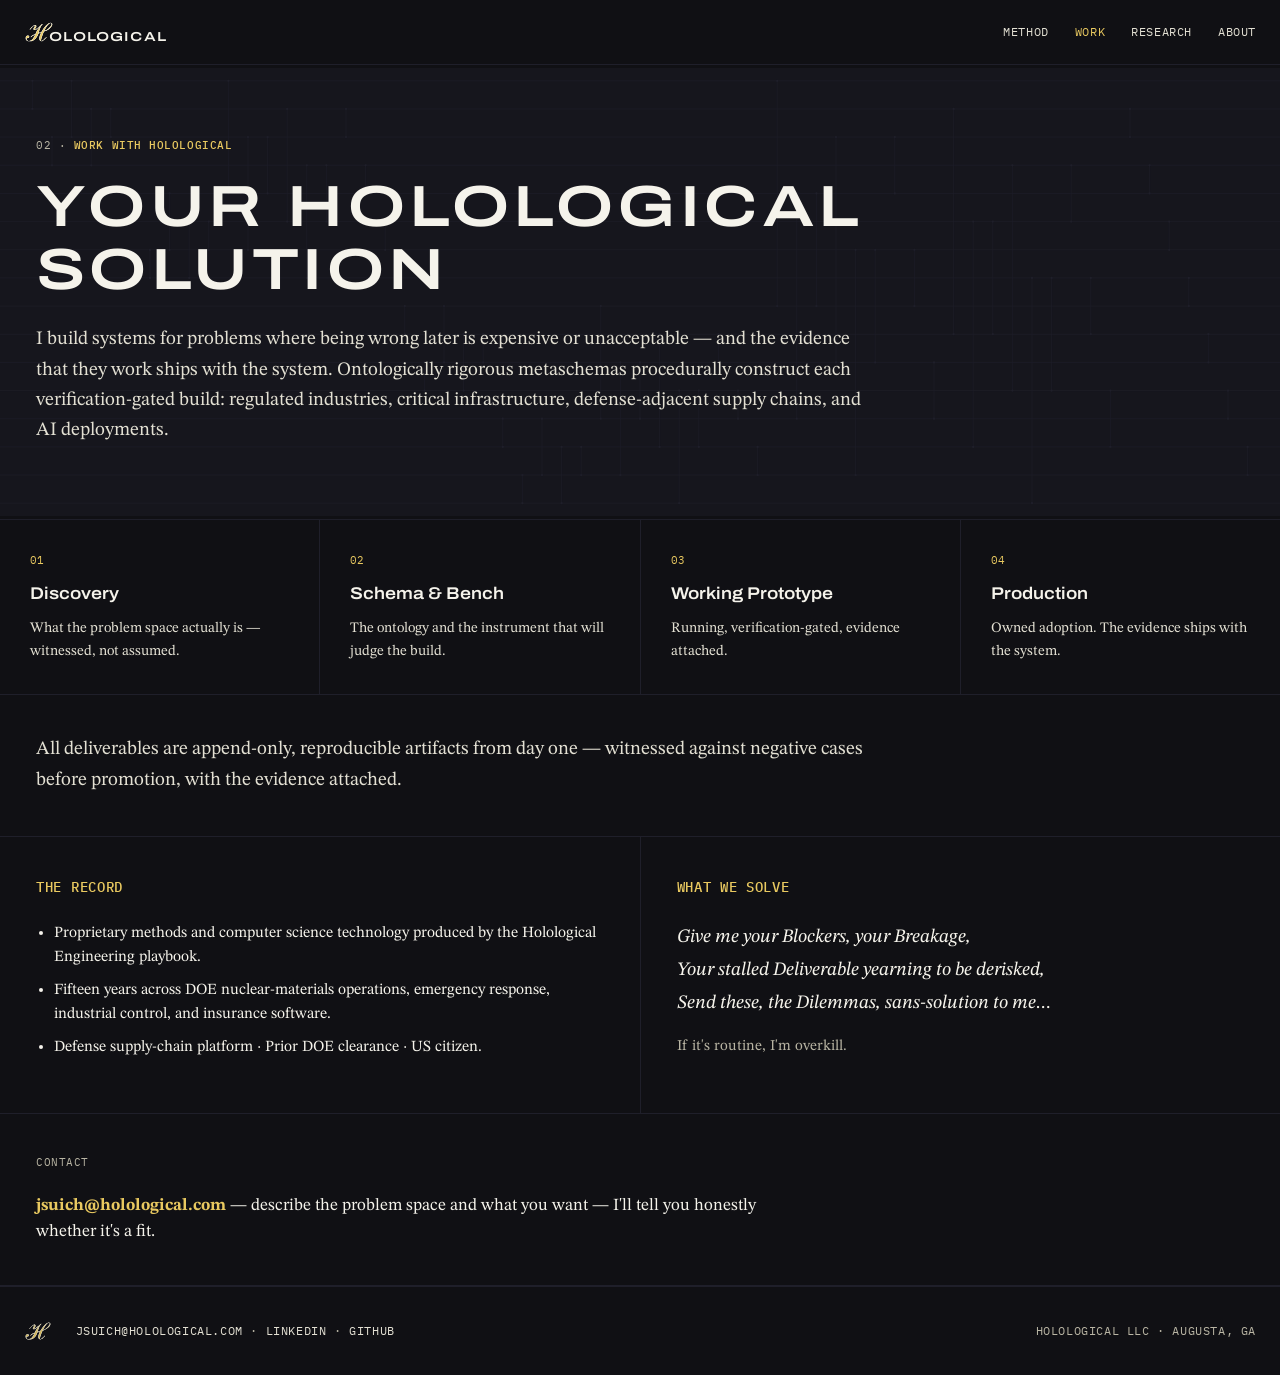
<file: work.html>
<!DOCTYPE html>
<html lang="en">
<head>
<meta charset="utf-8">
<meta name="viewport" content="width=device-width, initial-scale=1">
<title>Work with Holological</title>
<meta name="description" content="Verification-gated systems for problems where being wrong later is expensive or unacceptable.">
<link rel="icon" type="image/png" sizes="32x32" href="assets/logo/mark-favicon-32.png">
<link rel="icon" type="image/png" sizes="192x192" href="assets/logo/mark-favicon-192.png">
<link rel="stylesheet" href="style.css">
</head>
<body>
<nav><div class="wrap">
  <a class="lockup" href="index.html"><img src="assets/logo/mark-chalk.svg" alt="ℋ"><span>OLOLOGICAL</span></a>
  <div class="links"><a href="method.html" class="">Method</a><a href="work.html" class="here">Work</a><a href="research.html" class="">Research</a><a href="about.html" class="">About</a></div>
</div></nav>

<div class="grid">
  <div class="cell s6 tex tex-algo" style="padding:72px 36px">
    <span class="cl">02 · <b>work with holological</b></span>
    <h1>YOUR HOLOLOGICAL SOLUTION</h1>
    <p class="lede" style="margin-top:24px;max-width:44em">I build systems for problems
    where being wrong later is expensive or unacceptable — and the evidence that they
    work ships with the system. Ontologically rigorous metaschemas procedurally
    construct each verification-gated build: regulated industries, critical
    infrastructure, defense-adjacent supply chains, and AI deployments.</p>
  </div>
  <div class="cell s6 tex tex-algo" style="padding:0"><div class="subgrid cols4">
    <div class="cell pipe"><span class="num">01</span><h3>Discovery</h3><p style="font-size:14.5px;color:var(--chalk-200)">What the problem space actually is — witnessed, not assumed.</p></div><div class="cell pipe"><span class="num">02</span><h3>Schema & Bench</h3><p style="font-size:14.5px;color:var(--chalk-200)">The ontology and the instrument that will judge the build.</p></div><div class="cell pipe"><span class="num">03</span><h3>Working Prototype</h3><p style="font-size:14.5px;color:var(--chalk-200)">Running, verification-gated, evidence attached.</p></div><div class="cell pipe"><span class="num">04</span><h3>Production</h3><p style="font-size:14.5px;color:var(--chalk-200)">Owned adoption. The evidence ships with the system.</p></div>
  </div></div>
  <div class="cell s6">
    <p class="lede" style="max-width:46em">All deliverables are append-only,
    reproducible artifacts from day one — witnessed against negative cases before
    promotion, with the evidence attached.</p>
  </div>
  <div class="cell s3">
    <span class="cl clx">the record</span>
    <ul style="font-size:15.5px">
      <li>Proprietary methods and computer science technology produced by the
      Holological Engineering playbook.</li>
      <li>Fifteen years across DOE nuclear-materials operations, emergency response,
      industrial control, and insurance software.</li>
      <li>Defense supply-chain platform · Prior DOE clearance · US citizen.</li>
    </ul>
  </div>
  <div class="cell s3">
    <span class="cl clx">what we solve</span>
    <p class="poem">Give me your Blockers, your Breakage,<br>
    Your stalled Deliverable yearning to be derisked,<br>
    Send these, the Dilemmas, sans-solution to me…
    <span class="tail">If it's routine, I'm overkill.</span></p>
  </div>
  <div class="cell s6">
    <span class="cl">contact</span>
    <p><a href="mailto:jsuich@holological.com"><b>jsuich@holological.com</b></a> —
    describe the problem space and what you want — I'll tell you honestly whether
    it's a fit.</p>
  </div>
</div>

<footer><div class="wrap">
  <img src="assets/logo/mark-chalk.svg" alt="">
  <span class="mono"><a href="mailto:jsuich@holological.com">jsuich@holological.com</a>
   · <a href="https://linkedin.com/in/jsuich">LinkedIn</a>
   · <a href="https://github.com/jsuich">GitHub</a></span>
  <span class="mono" style="margin-left:auto">Holological LLC · Augusta, GA</span>
</div></footer>
</body>
</html>
</file>
<file: style.css>
/* holological.com v0.3 — the drafting grid. One stylesheet, zero JS. */
@font-face{font-family:'Archivo';src:url('assets/fonts/Archivo-Variable.ttf') format('truetype');font-weight:100 900;font-stretch:62% 125%;font-display:swap}
@font-face{font-family:'STIX Two Text';src:url('assets/fonts/STIXTwoText-Variable.ttf') format('truetype');font-weight:400 700;font-display:swap}
@font-face{font-family:'STIX Two Text';src:url('assets/fonts/STIXTwoText-Italic-Variable.ttf') format('truetype');font-weight:400 700;font-style:italic;font-display:swap}
@font-face{font-family:'IBM Plex Mono';src:url('assets/fonts/IBMPlexMono-Regular.ttf') format('truetype');font-weight:400;font-display:swap}
@font-face{font-family:'IBM Plex Mono';src:url('assets/fonts/IBMPlexMono-Medium.ttf') format('truetype');font-weight:500;font-display:swap}
:root{--ink-950:#101014;--ink-900:#16161D;--ink-800:#1F1F2A;
  --chalk-50:#F5F3EB;--chalk-200:#E3E0D3;--chalk-400:#B9B5A4;
  --gold:#E9C960;--gold-low:#8A6A16}
*{margin:0;padding:0;box-sizing:border-box}
body{background:var(--ink-950);color:var(--chalk-50);
  font-family:'STIX Two Text',Georgia,serif;font-size:17px;line-height:1.55}
a{color:var(--gold);text-decoration:none}
a:hover{text-decoration:underline;text-underline-offset:3px}
.wrap{max-width:1280px;margin:0 auto;padding:0 24px}
.mono{font-family:'IBM Plex Mono',monospace;font-size:12px;letter-spacing:.05em;
  color:var(--chalk-400);text-transform:uppercase}
/* nav + footer bars */
nav{border-bottom:1px solid var(--ink-800)}
nav .wrap{display:flex;align-items:center;gap:32px;height:64px}
nav .lockup{display:flex;align-items:center;gap:1px;color:var(--chalk-50)}
nav .lockup img{height:22px;width:auto;display:block;margin-right:-6px}
nav .lockup span{font-family:'Archivo',sans-serif;font-stretch:125%;font-weight:600;
  font-size:13px;letter-spacing:.09em;transform:translateY(1px);padding-top:8px}
nav .links{margin-left:auto;display:flex;gap:26px}
nav .links a{font-family:'IBM Plex Mono',monospace;font-size:12px;letter-spacing:.05em;
  text-transform:uppercase;color:var(--chalk-200)}
nav .links a:hover{color:var(--gold);text-decoration:none}
nav .links a.here{color:var(--gold)}
footer{border-top:1px solid var(--ink-800)}
footer .wrap{padding:34px 24px;display:flex;align-items:center;gap:24px;flex-wrap:wrap}
footer img{height:20px;width:auto;opacity:.9}
footer .mono a{color:var(--chalk-200)}
footer .mono a:hover{color:var(--gold)}
/* THE GRID — hairline mesh covering the page */
.grid{display:grid;grid-template-columns:repeat(6,1fr);gap:1px;
  background:var(--ink-800);border-bottom:1px solid var(--ink-800)}
.cell{background:var(--ink-950);padding:40px 36px;position:relative;min-width:0}
.cell>.cl{display:block;font-family:'IBM Plex Mono',monospace;font-size:11px;
  letter-spacing:.05em;text-transform:uppercase;color:var(--chalk-400);margin-bottom:22px}
.cell>.cl b{color:var(--gold);font-weight:500}
.cell>.cl.clx{font-size:14px;color:var(--gold);font-weight:500}
.s2{grid-column:span 2}.s3{grid-column:span 3}.s4{grid-column:span 4}.s6{grid-column:span 6}
.subgrid{display:grid;gap:1px;background:var(--ink-800);padding:0}
.cols5{grid-template-columns:repeat(5,1fr)}
.cols4{grid-template-columns:repeat(4,1fr)}
.cols2{grid-template-columns:1fr 1fr}
.subgrid>.cell{padding:32px 30px}
/* typography inside cells */
h1{font-family:'Archivo',sans-serif;font-stretch:125%;font-weight:600;
  font-size:clamp(38px,4.8vw,58px);letter-spacing:.06em;line-height:1.08}
h2{font-family:'Archivo',sans-serif;font-stretch:112%;font-weight:600;font-size:22px;margin-bottom:14px}
h3{font-family:'Archivo',sans-serif;font-stretch:112%;font-weight:600;font-size:19px;margin-bottom:10px}
p{max-width:46em;margin-bottom:14px}
p:last-child{margin-bottom:0}
ul{max-width:46em;margin:0 0 14px 1.15em}
li{margin-bottom:9px}
.lede{font-size:19px;color:var(--chalk-200);line-height:1.6}
.entry{font-size:clamp(24px,2.9vw,36px);line-height:1.45;max-width:26em}
.entry .hw{font-weight:700}
.entry .ipa{color:var(--chalk-200)}
.entry .etym{display:block;color:var(--chalk-400);font-size:.72em;margin-top:10px}
/* hero cells */
.hero-mark{display:flex;flex-direction:column;justify-content:space-between;min-height:44vh}
.hero-mark img{height:150px;width:auto;align-self:flex-start}
.callout{display:flex;align-items:center;gap:10px;margin-top:26px}
.callout .lh{width:34px;height:1px;background:var(--chalk-400);opacity:.7}
.callout span{font-family:'IBM Plex Mono',monospace;font-size:13px;letter-spacing:.05em;color:var(--gold)}
.hero-entry{display:flex;flex-direction:column;justify-content:center}
/* field specimen cell */
.fieldcell{padding:0;min-height:340px;position:relative;overflow:hidden}
.fieldcell svg{position:absolute;inset:0;width:100%;height:100%}
.fieldcell .cl{position:absolute;left:30px;bottom:22px;z-index:2;margin:0}
.goldline{stroke-dasharray:1;stroke-dashoffset:1;animation:draw 4s cubic-bezier(.4,0,.2,1) .5s forwards}
@keyframes draw{to{stroke-dashoffset:0}}
@media(prefers-reduced-motion:reduce){.goldline{animation:none;stroke-dashoffset:0}}
/* domain cells */
.domain h3{font-size:17px;margin-bottom:8px}
.domain p{font-size:14.5px;color:var(--chalk-200)}
.domain p.bridge{font-size:13.5px;color:var(--chalk-400);font-style:italic;margin-top:10px}
/* method cards as grid cells */
.cardcell h3{margin-top:2px}
.cardcell p{font-size:15.5px;color:var(--chalk-200)}
.cardcell .mono{margin-top:6px;display:block}
.cardcell:hover{outline:1px solid var(--gold);outline-offset:-1px}
/* textured cells */
.tex{background-repeat:repeat-x;background-position:center;background-color:var(--ink-950)}
.tex-hilbert{background-image:url('assets/textures/hilbert-quiet-wide.svg')}
.tex-algo{background-image:url('assets/textures/algorithm-quiet-wide.svg')}
.tex-braid{background-image:url('assets/textures/braid-quiet-wide.svg')}
.tex-kolmo{background-image:url('assets/textures/kolmogorov-quiet-wide.svg')}
/* claim + poem */
.claim{font-size:clamp(21px,2.4vw,29px);line-height:1.5;font-style:italic;max-width:34em}
.claim b{color:var(--gold);font-style:normal}
.poem{font-style:italic;font-size:19px;line-height:1.75;color:var(--chalk-50)}
.poem .tail{font-style:normal;color:var(--chalk-400);font-size:15px;margin-top:14px;display:block}
.pipe h3{font-size:17px}
.pipe .num{font-family:'IBM Plex Mono',monospace;font-size:11px;color:var(--gold);display:block;margin-bottom:12px}
@media(max-width:900px){
  .grid{grid-template-columns:1fr 1fr}
  .s2,.s3,.s4,.s6{grid-column:span 2}
  .cols5,.cols4{grid-template-columns:1fr 1fr}
  .hero-mark{min-height:0}
  .hero-mark img{height:96px}
}
</file>
